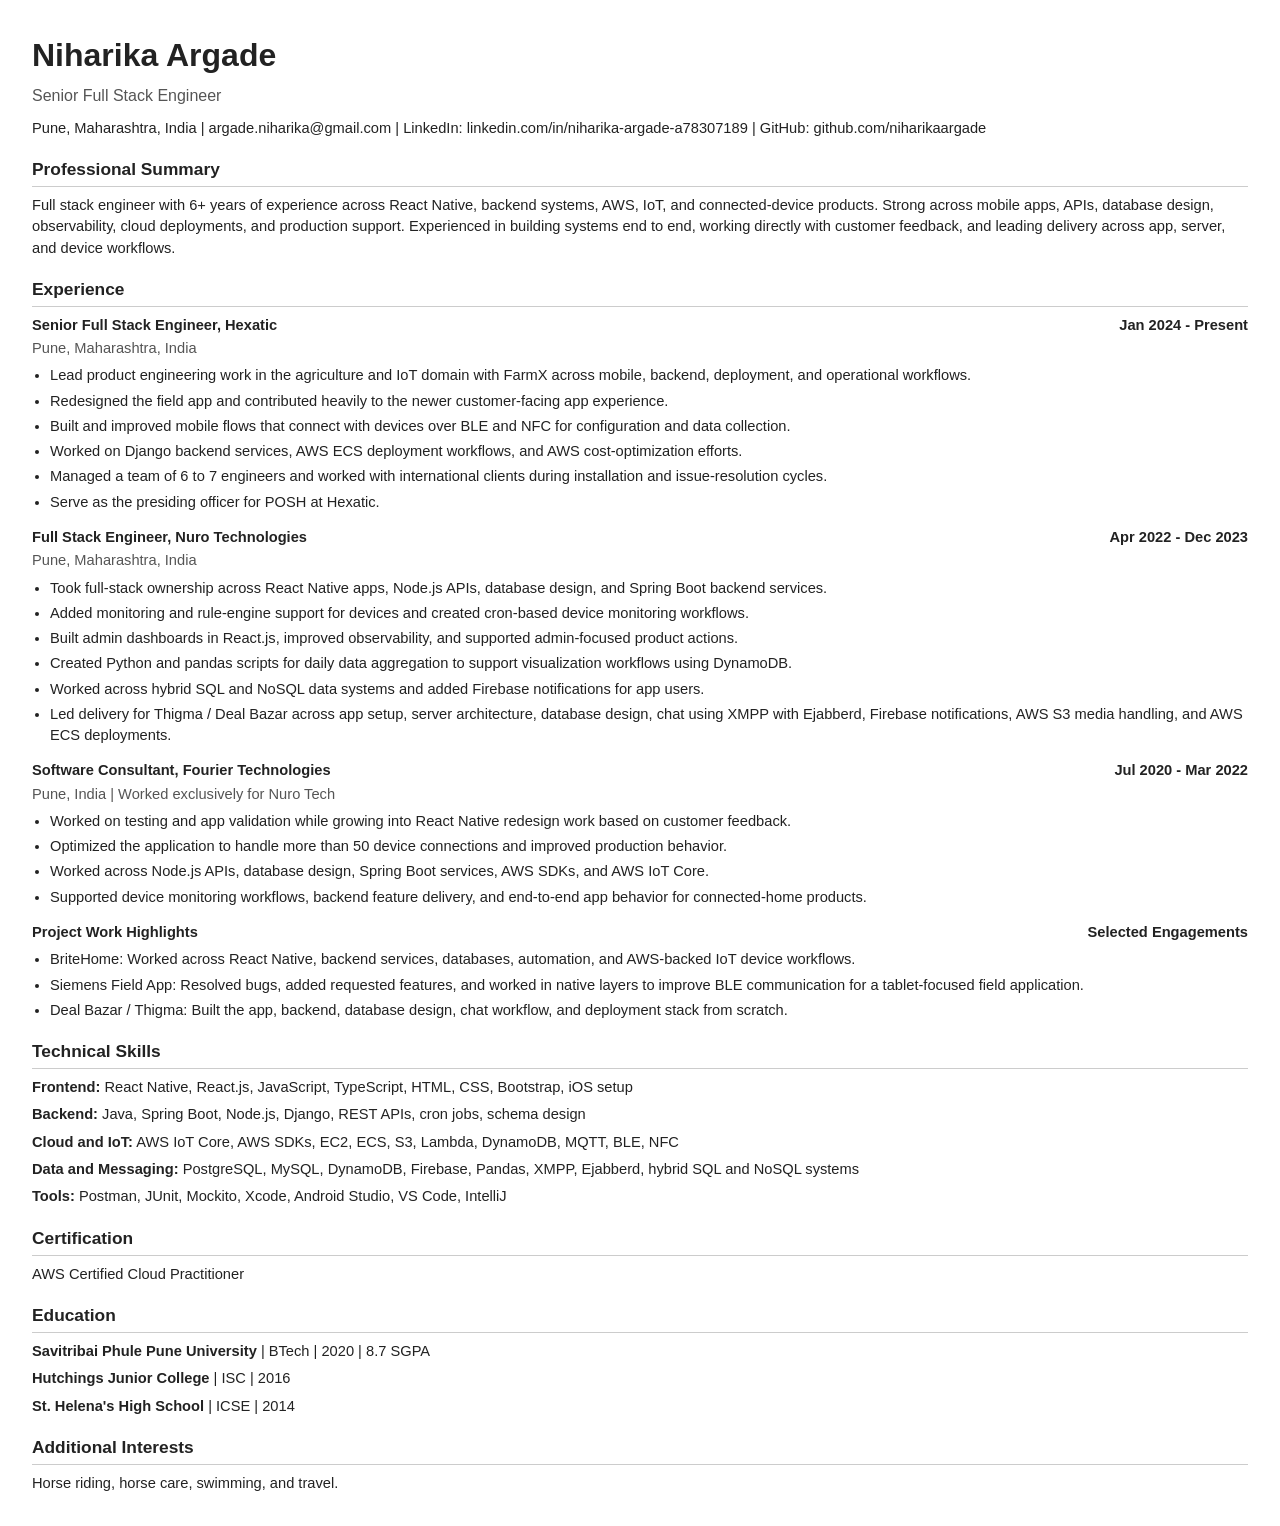
<file: resources/resume/resume-source.html>
<!DOCTYPE html>
<html lang="en">
  <head>
    <meta charset="UTF-8" />
    <title>Niharika Argade Resume</title>
    <style>
      body {
        font-family: Arial, sans-serif;
        font-size: 11pt;
        line-height: 1.45;
        color: #222;
        margin: 32px;
      }

      h1,
      h2,
      h3,
      p {
        margin: 0;
      }

      h1 {
        font-size: 24pt;
        margin-bottom: 6px;
      }

      .headline {
        font-size: 12pt;
        color: #555;
        margin-bottom: 10px;
      }

      .contact {
        margin-bottom: 18px;
      }

      .section {
        margin-top: 18px;
      }

      .section h2 {
        font-size: 13pt;
        border-bottom: 1px solid #ccc;
        padding-bottom: 4px;
        margin-bottom: 8px;
      }

      .role {
        margin-bottom: 14px;
      }

      .role-header {
        display: flex;
        justify-content: space-between;
        gap: 12px;
        font-weight: bold;
      }

      .role-subhead {
        color: #555;
        margin: 2px 0 6px;
      }

      ul {
        margin: 6px 0 0 18px;
        padding: 0;
      }

      li {
        margin-bottom: 4px;
      }

      .skills p,
      .education-entry {
        margin-bottom: 6px;
      }
    </style>
  </head>
  <body>
    <h1>Niharika Argade</h1>
    <p class="headline">Senior Full Stack Engineer</p>
    <p class="contact">
      Pune, Maharashtra, India | argade.niharika@gmail.com | LinkedIn: linkedin.com/in/niharika-argade-a78307189 | GitHub: github.com/niharikaargade
    </p>

    <section class="section">
      <h2>Professional Summary</h2>
      <p>
        Full stack engineer with 6+ years of experience across React Native, backend systems, AWS, IoT, and connected-device products. Strong across mobile apps, APIs, database design, observability, cloud deployments, and production support. Experienced in building systems end to end, working directly with customer feedback, and leading delivery across app, server, and device workflows.
      </p>
    </section>

    <section class="section">
      <h2>Experience</h2>

      <div class="role">
        <div class="role-header">
          <span>Senior Full Stack Engineer, Hexatic</span>
          <span>Jan 2024 - Present</span>
        </div>
        <p class="role-subhead">Pune, Maharashtra, India</p>
        <ul>
          <li>Lead product engineering work in the agriculture and IoT domain with FarmX across mobile, backend, deployment, and operational workflows.</li>
          <li>Redesigned the field app and contributed heavily to the newer customer-facing app experience.</li>
          <li>Built and improved mobile flows that connect with devices over BLE and NFC for configuration and data collection.</li>
          <li>Worked on Django backend services, AWS ECS deployment workflows, and AWS cost-optimization efforts.</li>
          <li>Managed a team of 6 to 7 engineers and worked with international clients during installation and issue-resolution cycles.</li>
          <li>Serve as the presiding officer for POSH at Hexatic.</li>
        </ul>
      </div>

      <div class="role">
        <div class="role-header">
          <span>Full Stack Engineer, Nuro Technologies</span>
          <span>Apr 2022 - Dec 2023</span>
        </div>
        <p class="role-subhead">Pune, Maharashtra, India</p>
        <ul>
          <li>Took full-stack ownership across React Native apps, Node.js APIs, database design, and Spring Boot backend services.</li>
          <li>Added monitoring and rule-engine support for devices and created cron-based device monitoring workflows.</li>
          <li>Built admin dashboards in React.js, improved observability, and supported admin-focused product actions.</li>
          <li>Created Python and pandas scripts for daily data aggregation to support visualization workflows using DynamoDB.</li>
          <li>Worked across hybrid SQL and NoSQL data systems and added Firebase notifications for app users.</li>
          <li>Led delivery for Thigma / Deal Bazar across app setup, server architecture, database design, chat using XMPP with Ejabberd, Firebase notifications, AWS S3 media handling, and AWS ECS deployments.</li>
        </ul>
      </div>

      <div class="role">
        <div class="role-header">
          <span>Software Consultant, Fourier Technologies</span>
          <span>Jul 2020 - Mar 2022</span>
        </div>
        <p class="role-subhead">Pune, India | Worked exclusively for Nuro Tech</p>
        <ul>
          <li>Worked on testing and app validation while growing into React Native redesign work based on customer feedback.</li>
          <li>Optimized the application to handle more than 50 device connections and improved production behavior.</li>
          <li>Worked across Node.js APIs, database design, Spring Boot services, AWS SDKs, and AWS IoT Core.</li>
          <li>Supported device monitoring workflows, backend feature delivery, and end-to-end app behavior for connected-home products.</li>
        </ul>
      </div>

      <div class="role">
        <div class="role-header">
          <span>Project Work Highlights</span>
          <span>Selected Engagements</span>
        </div>
        <ul>
          <li>BriteHome: Worked across React Native, backend services, databases, automation, and AWS-backed IoT device workflows.</li>
          <li>Siemens Field App: Resolved bugs, added requested features, and worked in native layers to improve BLE communication for a tablet-focused field application.</li>
          <li>Deal Bazar / Thigma: Built the app, backend, database design, chat workflow, and deployment stack from scratch.</li>
        </ul>
      </div>
    </section>

    <section class="section skills">
      <h2>Technical Skills</h2>
      <p><strong>Frontend:</strong> React Native, React.js, JavaScript, TypeScript, HTML, CSS, Bootstrap, iOS setup</p>
      <p><strong>Backend:</strong> Java, Spring Boot, Node.js, Django, REST APIs, cron jobs, schema design</p>
      <p><strong>Cloud and IoT:</strong> AWS IoT Core, AWS SDKs, EC2, ECS, S3, Lambda, DynamoDB, MQTT, BLE, NFC</p>
      <p><strong>Data and Messaging:</strong> PostgreSQL, MySQL, DynamoDB, Firebase, Pandas, XMPP, Ejabberd, hybrid SQL and NoSQL systems</p>
      <p><strong>Tools:</strong> Postman, JUnit, Mockito, Xcode, Android Studio, VS Code, IntelliJ</p>
    </section>

    <section class="section">
      <h2>Certification</h2>
      <p>AWS Certified Cloud Practitioner</p>
    </section>

    <section class="section">
      <h2>Education</h2>
      <p class="education-entry"><strong>Savitribai Phule Pune University</strong> | BTech | 2020 | 8.7 SGPA</p>
      <p class="education-entry"><strong>Hutchings Junior College</strong> | ISC | 2016</p>
      <p class="education-entry"><strong>St. Helena's High School</strong> | ICSE | 2014</p>
    </section>

    <section class="section">
      <h2>Additional Interests</h2>
      <p>Horse riding, horse care, swimming, and travel.</p>
    </section>
  </body>
</html>
</file>
